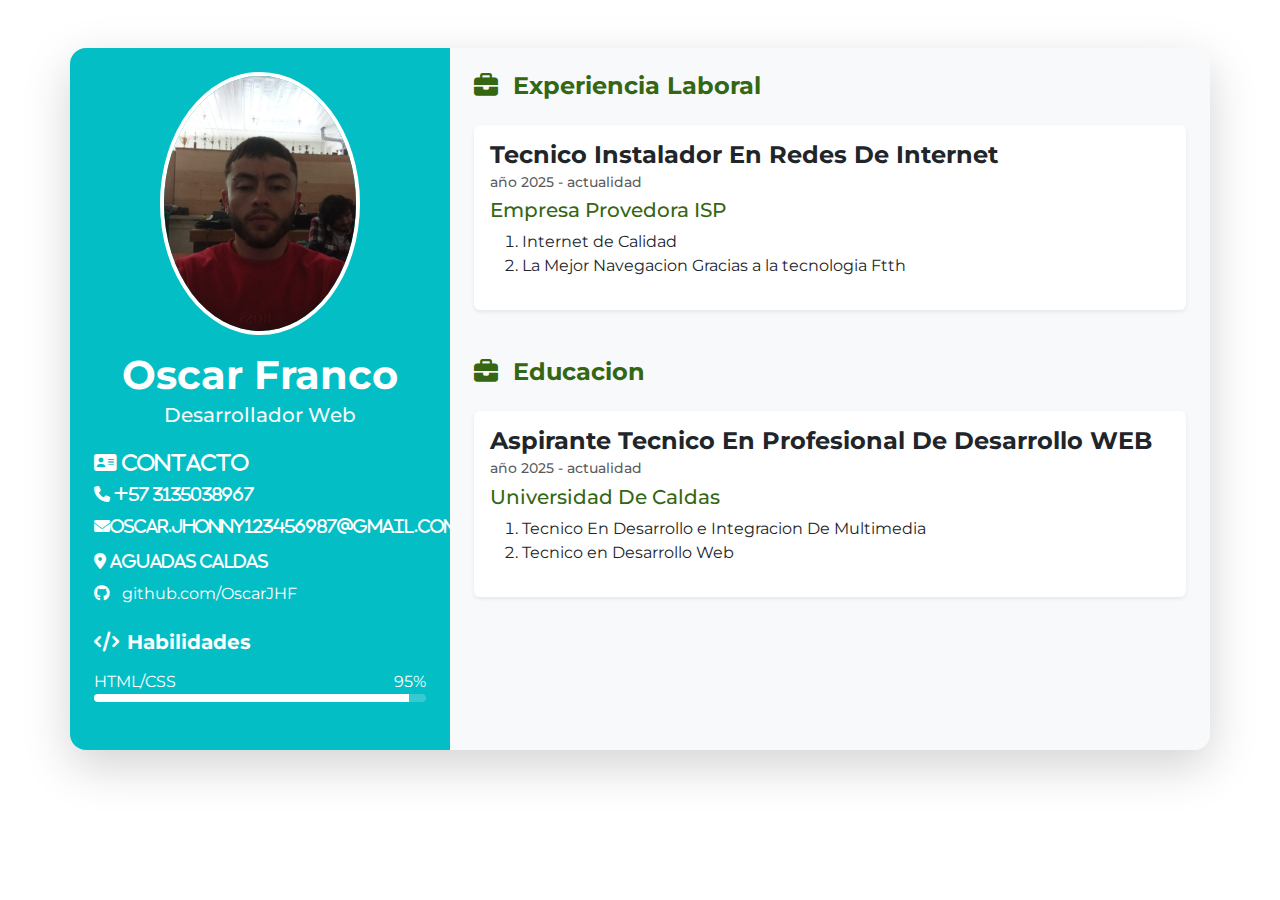
<file: index.html>
<!DOCTYPE html>
<html lang="en">
<head>
    <meta charset="UTF-8">
    <meta name="viewport" content="width=device-width, initial-scale=1.0">
    <title>Hoja de vida Oscar Jhony Hurtado Franco</title>
    <!-- Bootstrap 5 -->
    <link href="https://cdn.jsdelivr.net/npm/bootstrap@5.3.0/dist/css/bootstrap.min.css" rel="stylesheet">
    <!-- Font Awesome -->
    <link rel="stylesheet" href="https://cdnjs.cloudflare.com/ajax/libs/font-awesome/6.4.0/css/all.min.css">
    <!-- Google Fonts -->
    <link href="https://fonts.googleapis.com/css2?family=Montserrat:wght@400;600&display=swap" rel="stylesheet">
  <!-- css personalizado -->
   <link rel="stylesheet" href="style.css">
</head>
<body>

    <div class="container-lg my-5">
        <div class="row shadow-lg rounded-4 overflow-hidden">
            
            <!-- columna izquierda -->
            <div class="col-md-4 bg-primary text-white p-4">
                <header class="text-center mb-4">

                <img src="img/foto.jpeg"
                 class="imf-fluid rounded-circle border border-4 border-white mb-3"
                alt="foto de perfil">
                <h1 class="fw-bold mb-1">Oscar Franco</h1>
                <h2 class="h5 text-light" >Desarrollador Web</h2>
            </header>
            <section class="mb-4">
                <h5 class="fw-bold"> <ic class="fas fa-address-card me-2"></i> Contacto</h5>
                    <ul class="list-unstyled">
                        <li class="mb-2">
                            <i class="fas fa-phone">  +57 3135038967</i>
                        </li>
                        <li class="mb-2">
                            <i class="fas fa-envelope mb-2">oscar.jhonny123456987@gmail.com</i>
                        </li>
                        <li class="mb-2">
                            <i class="fas fa-map-marker-alt me2"> Aguadas Caldas</i>
                        </li>
                        <li class="mb-2">
                            <a class="text-white" href="https://github.com/OscarJHF" 
                            target="_blank" style="text-decoration: none;">
                            <i class="fab  fa-github me-2"></i> 
                            github.com/OscarJHF
                        </a>
                        </li>
                      
                    </ul>
            </section>
           
            <section class="mb-4">
                    <h3 class="h5 fw-bold mb-3"><i class="fas fa-code me-2"></i>Habilidades</h3>
                    <div class="skill mb-3">
                        <div class="d-flex justify-content-between">
                            <span>HTML/CSS</span>
                            <span>95%</span>
                        </div>
                        <div class="progress" style="height: 8px;">
                            <div class="progress-bar bg-white" role="progressbar" style="width: 95%"></div>
                        </div>
                    </div>
                    <!-- Repetir para otras habilidades -->
                </section>


            </div>

            
                <!-- columna derecha -->
                <div class="col-md-8 bg-light  p-4">
                    <section class="mb-5" >  
                    <h4 class="fw-bold text-primary mb-4 ">
                        <i class="fas fa-briefcase me-2"></i>
                        Experiencia Laboral
                    </h4>

                        <div class="card mb-3 border-0 shadow-sm">
                            <div class="card-body">
                                <h4 class="card-title fw-bold">
                                    Tecnico Instalador En Redes De Internet
                                </h4>
                                <div>
                                    <h6 class="card-subtitle mb-2
                                    text-muted prymary small">
                                        año 2025 - actualidad
                                </h6>
                                
                                    <h5 class="text-primary">
                                        Empresa Provedora ISP
                                    </h5>
                                   <ol>
                                        <li>Internet de Calidad</li>

                                        <li>La Mejor Navegacion Gracias a la tecnologia Ftth</li>

                                    </ol>
                                </div>
                            
                            </div>
                        
                        </div>
                     </section>
                     <section class="mb-5" >  
                        <h4 class="fw-bold text-primary mb-4 ">
                            <i class="fas fa-briefcase me-2"></i>
                            Educacion
                        </h4>
    
                            <div class="card mb-3 border-0 shadow-sm">
                                <div class="card-body">
                                    <h4 class="card-title fw-bold">
                                        Aspirante Tecnico En Profesional De Desarrollo WEB
                                    </h4>
                                    <div>
                                        <h6 class="card-subtitle mb-2
                                        text-muted prymary small">
                                            año 2025 - actualidad
                                    </h6>
                                    
                                        <h5 class="text-primary">
                                            Universidad De Caldas
                                        </h5>
                                       <ol>
                                            <li>Tecnico En Desarrollo e Integracion De Multimedia</li>
    
                                            <li>Tecnico en Desarrollo Web</li>

                                           
    
                                        </ol>
                                    </div>
                                
                                </div>
                            
                            </div>
                         </section>
                    
                 </div>
           
        </div>
        
    </div>


    
<!-- Bootstrap JS -->
<script src="https://cdn.jsdelivr.net/npm/bootstrap@5.3.0/dist/js/bootstrap.bundle.min.js"></script>
</body>
</html>
</file>
<file: style.css>
*{
    font-family: 'Montserrat', sans-serif;

}

/* ajustes de color para la columna izquierda */
.bg-primary{
    background-color: #04bec5 !important;
}

img{
    width: 60%;
}
/* Progreso personalizado */
.progress {
    background-color: rgba(255,255,255,0.2);
    border-radius: 20px;
    overflow: hidden;
}

.text-primary{
    color: #356612 !important;
}
/* efectos para las targetas*/
.card{
    transition: transform 0.3s ease, box-shadow 0.3s ease;
   /*  transition-duration: 1000ms;
    transition-property: background-color,color; */
}

.card:hover{
    transform: translateY(-5px);
    box-shadow: 0 10px 20px rgba(0,0,0,0.1);
}   
a:hover{
    color:black !important;
}
</file>
